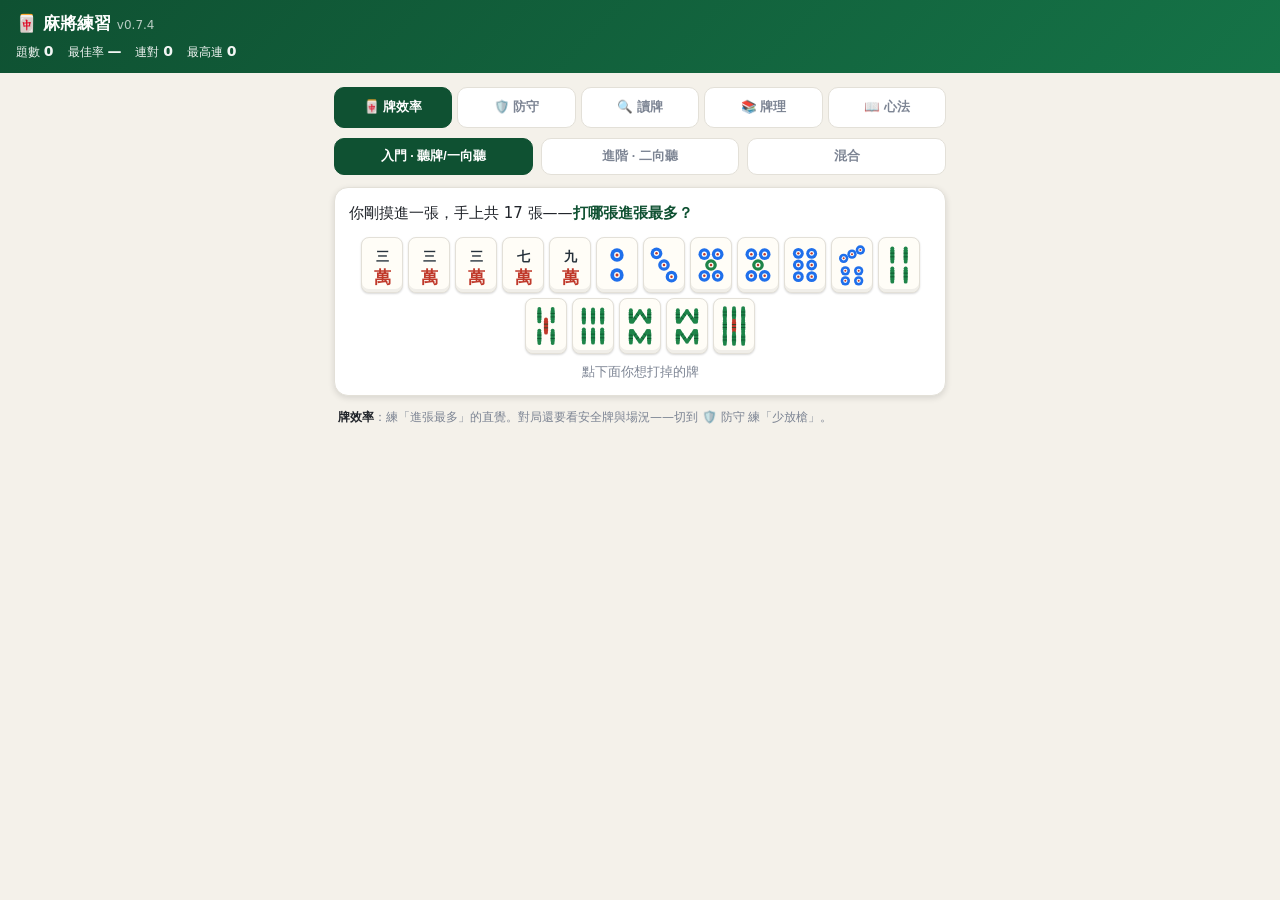
<file: index.html>
<!doctype html>
<html lang="zh-Hant">
<head>
  <meta charset="utf-8">
  <meta name="viewport" content="width=device-width, initial-scale=1, viewport-fit=cover">
  <title>麻將練習</title>
  <meta name="theme-color" content="#0f5132">
  <meta name="apple-mobile-web-app-capable" content="yes">
  <meta name="apple-mobile-web-app-status-bar-style" content="black-translucent">
  <meta name="apple-mobile-web-app-title" content="麻將練習">
  <link rel="manifest" href="manifest.json">
  <link rel="apple-touch-icon" href="icon-180.png">
  <link rel="icon" href="icon.svg" type="image/svg+xml">
  <link rel="stylesheet" href="style.css">
</head>
<body>
  <header class="topbar">
    <div class="brand">🀄 麻將練習 <span class="ver" id="ver"></span></div>
    <div class="stats" id="stats">
      <span>題數 <b id="st-total">0</b></span>
      <span>最佳率 <b id="st-acc">—</b></span>
      <span>連對 <b id="st-streak">0</b></span>
      <span>最高連 <b id="st-best">0</b></span>
    </div>
  </header>

  <main>
    <!-- 模式：牌效率 / 防守 / 牌理 / 心法 -->
    <div class="modebar" id="modebar">
      <button class="mode on" data-mode="eff">🀄 牌效率</button>
      <button class="mode" data-mode="def">🛡️ 防守</button>
      <button class="mode" data-mode="read">🔍 讀牌</button>
      <button class="mode" data-mode="lab">📚 牌理</button>
      <button class="mode" data-mode="tips">📖 心法</button>
    </div>

    <!-- 難度(三檔，牌效率/防守用；標籤依模式變) -->
    <div class="diffbar" id="diffbar">
      <button class="diff on" data-level="0"></button>
      <button class="diff" data-level="1"></button>
      <button class="diff" data-level="2"></button>
    </div>

    <!-- 子題型(牌理用；預設隱藏，切到牌理模式才顯示) -->
    <div class="subbar hide" id="subbar">
      <button class="sub on" data-sub="atk">⚔️ 攻守</button>
      <button class="sub" data-sub="iso">🎴 孤張</button>
      <button class="sub" data-sub="wait">🎯 選聽</button>
    </div>

    <!-- 子題型(讀牌用；預設隱藏，切到讀牌模式才顯示) -->
    <div class="subbar hide" id="readbar">
      <button class="rsub on" data-rsub="press">⬇️ 向下壓</button>
      <button class="rsub" data-rsub="gua">🎋 六掛</button>
      <button class="rsub" data-rsub="nobe">🔗 衍牌</button>
    </div>

    <!-- ============ 牌效率模式 ============ -->
    <section class="card mode-eff" id="eff-card">
      <div class="prompt">你剛摸進一張，手上共 17 張——<b>打哪張進張最多？</b></div>
      <div class="hand" id="hand"><!-- 牌由 JS 產生 --></div>
      <div class="hint" id="hint">點下面你想打掉的牌</div>
    </section>

    <section class="card result mode-eff" id="result" hidden>
      <div class="verdict" id="verdict"></div>
      <ul class="explain" id="explain"></ul>
      <div class="rank" id="rank"></div>
      <button class="next" id="next">下一題 ▶</button>
    </section>

    <!-- ============ 防守模式 ============ -->
    <section class="card mode-def hide" id="def-card">
      <div class="prompt">對手很可能<b>聽牌</b>了！你剛摸進一張——<b>打哪張最不會放槍？</b></div>
      <div class="oppo" id="oppo"><!-- 對手牌河 + 副露 --></div>
      <div class="hand" id="def-hand"></div>
      <div class="hint" id="def-hint">點你想打（覺得最安全）的牌</div>
    </section>

    <section class="card result mode-def" id="def-result" hidden>
      <div class="verdict" id="def-verdict"></div>
      <ul class="explain" id="def-explain"></ul>
      <div class="rank" id="def-rank"></div>
      <button class="next" id="def-next">下一題 ▶</button>
    </section>

    <!-- ============ 牌理：① 該攻該守(判斷題) ============ -->
    <section class="card mode-lab sub-atk hide" id="atk-card">
      <div class="prompt">看這手 16 張的牌——<b>該攻，還是該守？</b></div>
      <div class="hand" id="atk-hand"></div>
      <div class="choicebar">
        <button class="choice atk" data-ans="atk">⚔️ 該攻</button>
        <button class="choice def" data-ans="def">🛡️ 該守</button>
      </div>
      <div class="hint" id="atk-hint">看「幾進聽」決定：好牌全力追聽、爛牌提早轉守</div>
    </section>

    <section class="card result mode-lab sub-atk hide" id="atk-result" hidden>
      <div class="verdict" id="atk-verdict"></div>
      <ul class="explain" id="atk-explain"></ul>
      <button class="next" id="atk-next">下一題 ▶</button>
    </section>

    <!-- ============ 牌理：② 孤張 / ③ 選聽(點牌題，共用一組卡) ============ -->
    <section class="card mode-lab sub-pick hide" id="pick-card">
      <div class="prompt" id="pick-prompt"></div>
      <div class="hand" id="pick-hand"></div>
      <div class="hint" id="pick-hint">點下面你想打掉的牌</div>
    </section>

    <section class="card result mode-lab sub-pick hide" id="pick-result" hidden>
      <div class="verdict" id="pick-verdict"></div>
      <ul class="explain" id="pick-explain"></ul>
      <div class="rank" id="pick-rank"></div>
      <button class="next" id="pick-next">下一題 ▶</button>
    </section>

    <!-- ============ 讀牌 ① 向下壓(門選判斷題) ============ -->
    <section class="card mode-read rsub-press hide" id="press-card">
      <div class="prompt">看對手的<b>捨牌河</b>——哪一段（半條或整條）<b>最安全</b>（他不太可能聽這半）？</div>
      <div class="oppo" id="press-oppo"><!-- 對手捨牌河 --></div>
      <div class="choicebar presshalf" id="press-choices">
        <button class="choice suit-m" data-suit="0" data-half="low">🌾 萬 1-4</button>
        <button class="choice suit-p" data-suit="1" data-half="low">⭕ 筒 1-4</button>
        <button class="choice suit-s" data-suit="2" data-half="low">🎋 索 1-4</button>
        <button class="choice suit-m" data-suit="0" data-half="high">🌾 萬 6-9</button>
        <button class="choice suit-p" data-suit="1" data-half="high">⭕ 筒 6-9</button>
        <button class="choice suit-s" data-suit="2" data-half="high">🎋 索 6-9</button>
      </div>
      <div class="hint">丟低段(2/3)→小掛半條(1-4)安全、丟高段(7/8)→大掛半條(6-9)安全、兩頭都丟→整條安全</div>
    </section>

    <section class="card result mode-read rsub-press hide" id="press-result" hidden>
      <div class="verdict" id="press-verdict"></div>
      <ul class="explain" id="press-explain"></ul>
      <div class="rank" id="press-rank"></div>
      <button class="next" id="press-next">下一題 ▶</button>
    </section>

    <!-- ============ 讀牌 ② 六掛 / ③ 衍牌(點候選牌選最危險，共用一組卡) ============ -->
    <section class="card mode-read rsub-pick hide" id="read-card">
      <div class="prompt" id="read-prompt"></div>
      <div class="oppo" id="read-oppo"><!-- 對手捨牌河 / 拆搭打出的牌 --></div>
      <div class="hand" id="read-cands"></div>
      <div class="hint" id="read-hint">點你覺得<b>最危險</b>的那一張</div>
    </section>

    <section class="card result mode-read rsub-pick hide" id="read-result" hidden>
      <div class="verdict" id="read-verdict"></div>
      <ul class="explain" id="read-explain"></ul>
      <div class="rank" id="read-rank"></div>
      <button class="next" id="read-next">下一題 ▶</button>
    </section>

    <!-- ============ 心法(純教學卡，手風琴摺疊；內容由 tips.js + JS 生成) ============ -->
    <section class="mode-tips hide" id="tips-card">
      <div class="tips-list" id="tips-list"><!-- 摺疊卡由 renderTips() 產生 --></div>
    </section>

    <p class="note" id="note"></p>
  </main>

  <script src="engine.js"></script>
  <script src="defense.js"></script>
  <script src="readdiscard.js"></script>
  <script src="explain.js"></script>
  <script src="tips.js"></script>
  <script src="tiles.js"></script>
  <script src="app.js"></script>
</body>
</html>
</file>
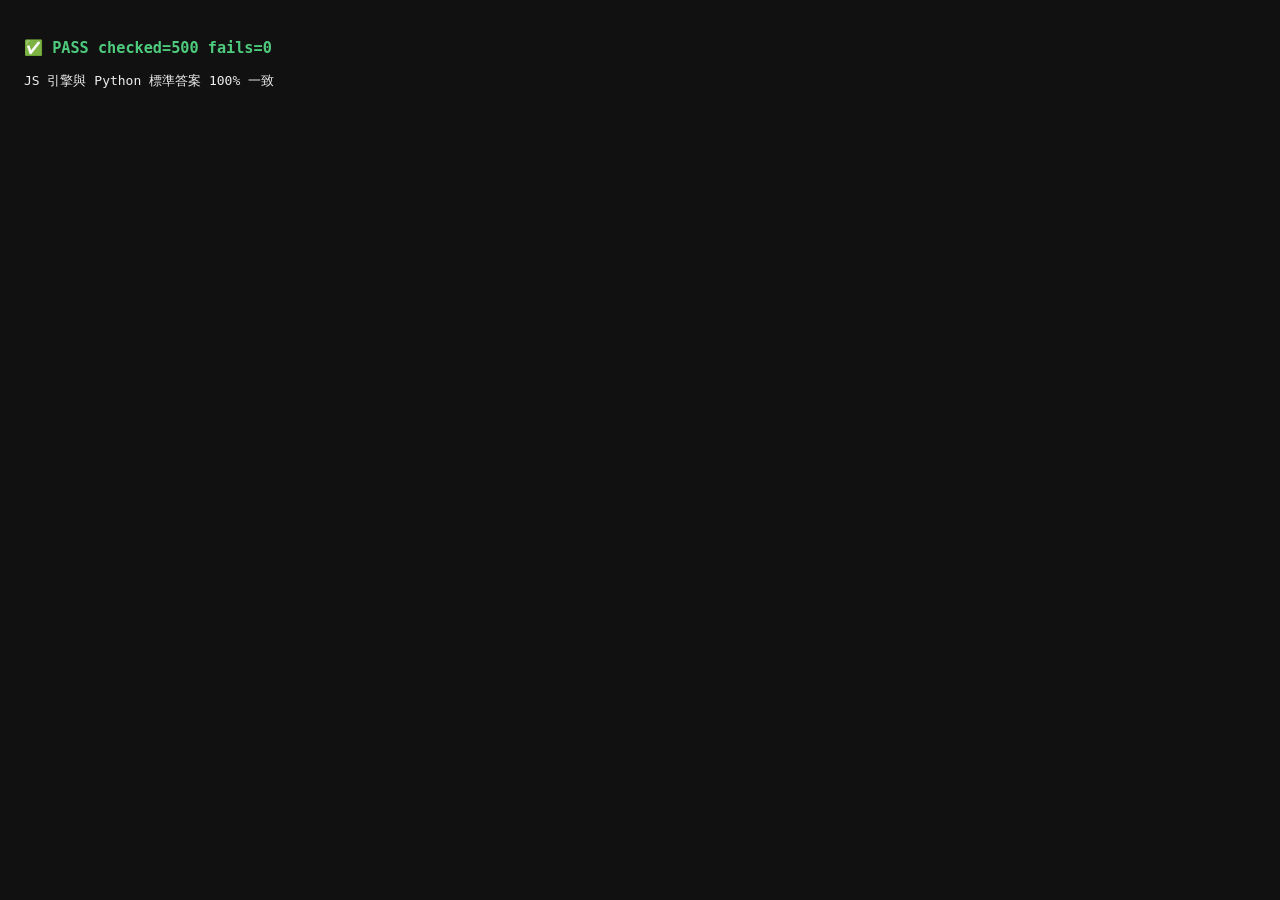
<file: selftest.html>
<!doctype html>
<html lang="zh-Hant"><head><meta charset="utf-8"><title>engine self-test</title>
<style>body{font-family:monospace;padding:16px;background:#111;color:#eee}
.pass{color:#4ecb7d}.fail{color:#ff6b5e}pre{white-space:pre-wrap}</style></head>
<body>
<h3 id="head">running…</h3>
<pre id="out"></pre>
<script src="engine.js"></script>
<script>
// 載入 Python 產出的 500 組標準答案，逐題比對 JS 引擎
(async function () {
  const out = document.getElementById('out');
  const head = document.getElementById('head');
  try {
    const vectors = await (await fetch('testvectors.json?' + Date.now())).json();
    let fails = 0, checked = 0; const samples = [];
    for (const v of vectors) {
      const uk = MJ.ukeire(v.counts);
      const okS = uk.shanten === v.shanten;
      const okT = uk.total === v.ukeire_total;
      const okTiles = JSON.stringify(uk.tiles) === JSON.stringify(v.ukeire_tiles);
      checked++;
      if (!(okS && okT && okTiles)) {
        fails++;
        if (samples.length < 6)
          samples.push({ counts: v.counts, expect: { s: v.shanten, t: v.ukeire_total, tiles: v.ukeire_tiles }, got: { s: uk.shanten, t: uk.total, tiles: uk.tiles } });
      }
    }
    window.__selftest = { checked, fails, samples };
    head.textContent = (fails === 0 ? '✅ PASS' : '❌ FAIL') + `  checked=${checked}  fails=${fails}`;
    head.className = fails === 0 ? 'pass' : 'fail';
    out.textContent = fails ? JSON.stringify(samples, null, 2) : 'JS 引擎與 Python 標準答案 100% 一致';
  } catch (e) {
    window.__selftest = { error: String(e) };
    head.textContent = 'ERROR ' + e; head.className = 'fail';
  }
})();
</script>
</body></html>
</file>
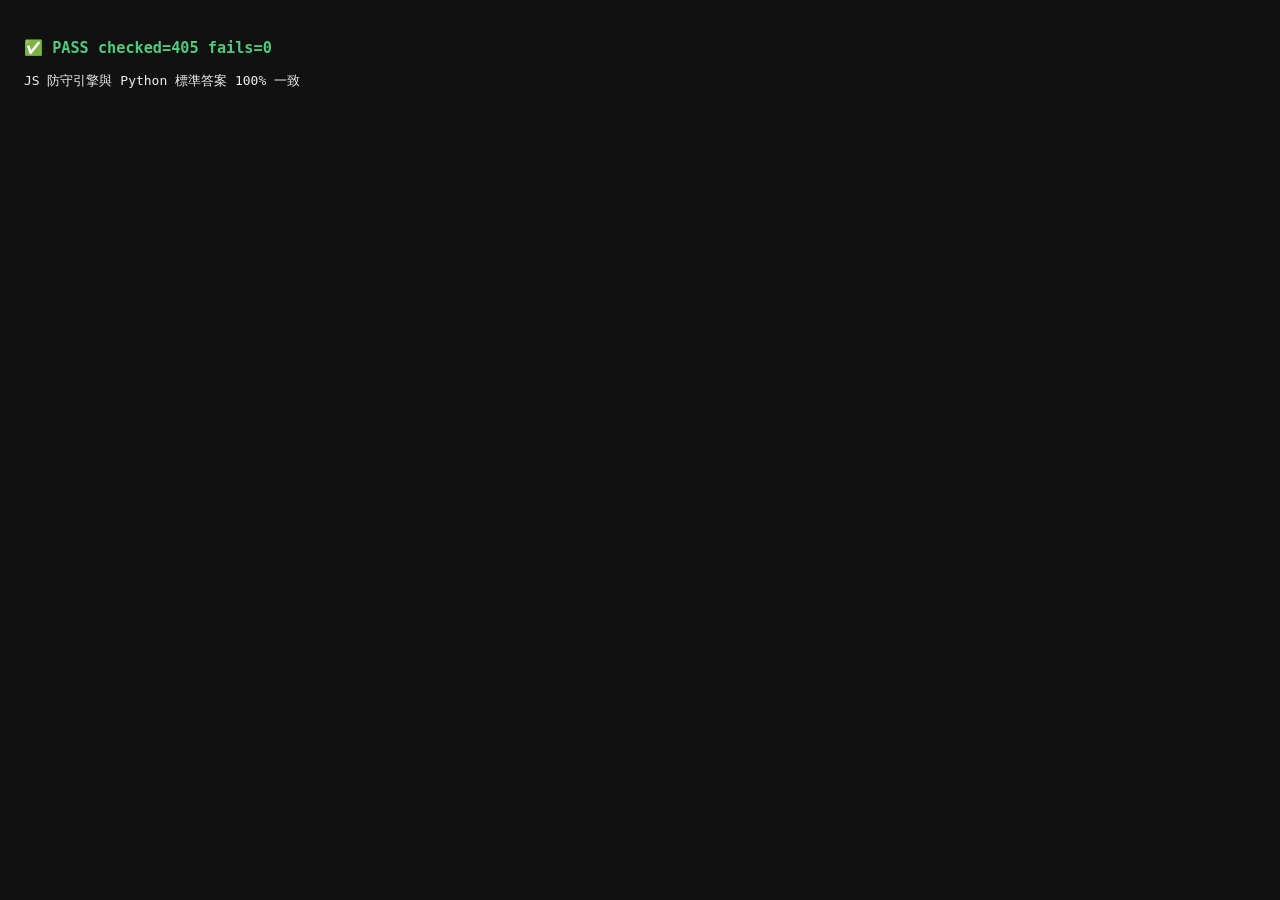
<file: selftest_defense.html>
<!doctype html>
<html lang="zh-Hant"><head><meta charset="utf-8"><title>defense self-test</title>
<style>body{font-family:monospace;padding:16px;background:#111;color:#eee}
.pass{color:#4ecb7d}.fail{color:#ff6b5e}pre{white-space:pre-wrap}</style></head>
<body>
<h3 id="head">running…</h3>
<pre id="out"></pre>
<script src="defense.js"></script>
<script>
// 載入 Python 產出的防守標準答案，逐題比對 JS 版 defense.js
(async function () {
  const out = document.getElementById('out');
  const head = document.getElementById('head');
  try {
    const vectors = await (await fetch('testvectors_defense.json?' + Date.now())).json();
    let fails = 0, checked = 0; const samples = [];
    for (const v of vectors) {
      const got = MJDefense.rankDiscards(v.hand, v.river, v.melds && v.melds.length ? v.melds : null);
      checked++;
      const a = JSON.stringify(got), b = JSON.stringify(v.expected);
      if (a !== b) {
        fails++;
        if (samples.length < 6) samples.push({ hand: v.hand, river: v.river, melds: v.melds, got: got, expect: v.expected });
      }
    }
    window.__selftest_def = { checked, fails, samples };
    head.textContent = (fails === 0 ? '✅ PASS' : '❌ FAIL') + `  checked=${checked}  fails=${fails}`;
    head.className = fails === 0 ? 'pass' : 'fail';
    out.textContent = fails ? JSON.stringify(samples, null, 2) : 'JS 防守引擎與 Python 標準答案 100% 一致';
  } catch (e) {
    window.__selftest_def = { error: String(e) };
    head.textContent = 'ERROR ' + e; head.className = 'fail';
  }
})();
</script>
</body></html>
</file>
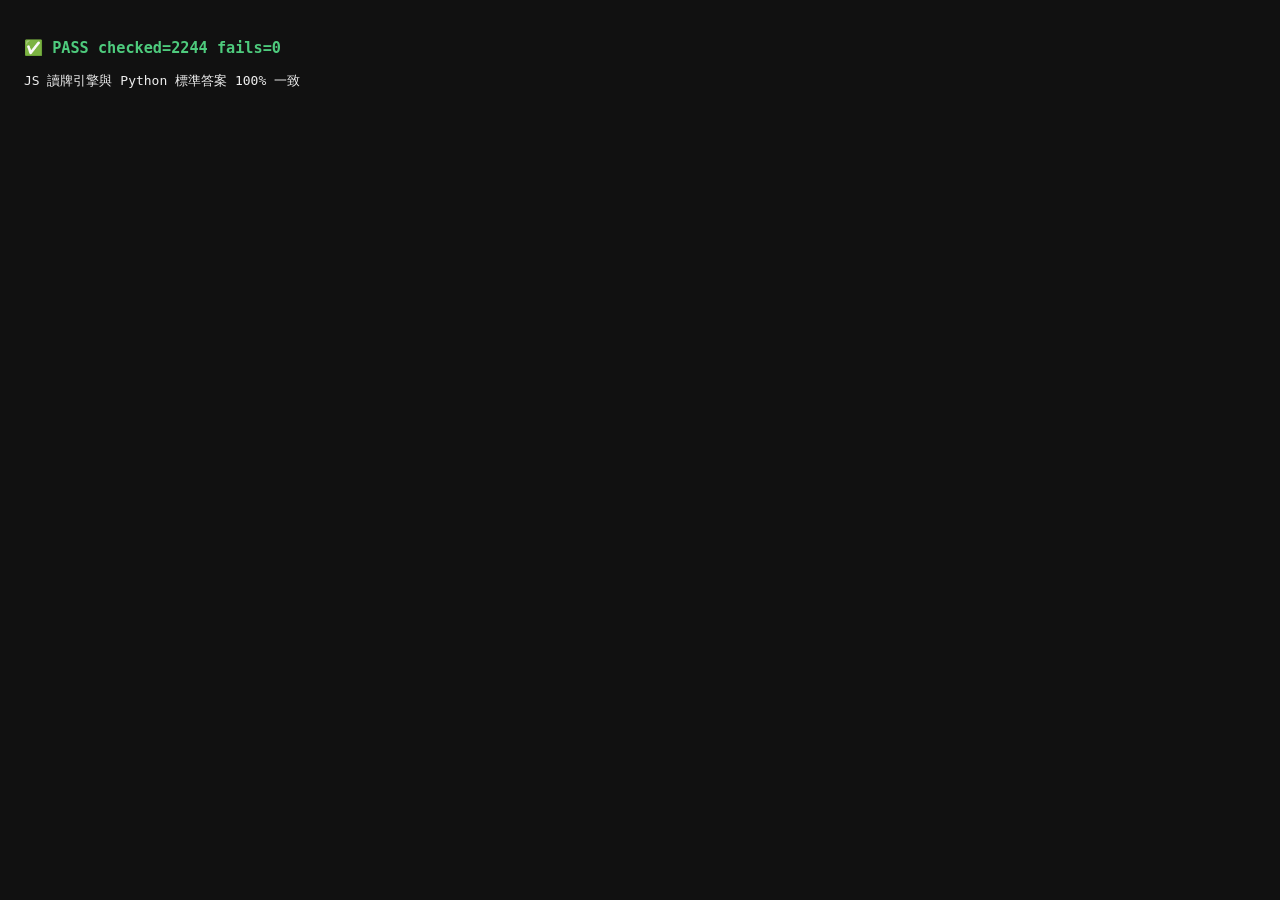
<file: selftest_read.html>
<!doctype html>
<html lang="zh-Hant"><head><meta charset="utf-8"><title>readdiscard self-test</title>
<style>body{font-family:monospace;padding:16px;background:#111;color:#eee}
.pass{color:#4ecb7d}.fail{color:#ff6b5e}pre{white-space:pre-wrap}</style></head>
<body>
<h3 id="head">running…</h3>
<pre id="out"></pre>
<script src="readdiscard.js"></script>
<script>
// 載入 Python 產出的讀牌標準答案，逐題比對 JS 版 readdiscard.js
(async function () {
  const out = document.getElementById('out');
  const head = document.getElementById('head');
  try {
    const vectors = await (await fetch('testvectors_read.json?' + Date.now())).json();
    let fails = 0, checked = 0; const samples = [];
    for (const v of vectors) {
      let got;
      if (v.func === 'press') got = MJRead.pressAnalyze(v.river);
      else if (v.func === 'gua') got = MJRead.guaAnalyze(v.river);
      else got = MJRead.nobeAnalyze(v.N, v.river);
      checked++;
      const a = JSON.stringify(got), b = JSON.stringify(v.expected);
      if (a !== b) {
        fails++;
        if (samples.length < 8) samples.push({ func: v.func, N: v.N, river: v.river, got: got, expect: v.expected });
      }
    }
    window.__selftest_read = { checked, fails, samples };
    head.textContent = (fails === 0 ? '✅ PASS' : '❌ FAIL') + `  checked=${checked}  fails=${fails}`;
    head.className = fails === 0 ? 'pass' : 'fail';
    out.textContent = fails ? JSON.stringify(samples, null, 2) : 'JS 讀牌引擎與 Python 標準答案 100% 一致';
  } catch (e) {
    window.__selftest_read = { error: String(e) };
    head.textContent = 'ERROR ' + e; head.className = 'fail';
  }
})();
</script>
</body></html>
</file>
<file: style.css>
/* 麻將牌效率練習 — 樣式 (手機優先，支援深色模式) */
:root{
  --bg:#f4f1ea; --card:#ffffff; --ink:#20242a; --muted:#7c8493;
  --line:#e3e0d8; --felt:#0f5132; --felt2:#157347;
  --man:#c0392b; --pin:#1f6feb; --sou:#1e8449; --hon:#6c3483;
  --good:#1e8449; --mid:#c98a00; --bad:#c0392b;
  --shadow:0 2px 6px rgba(0,0,0,.12);
}
@media (prefers-color-scheme: dark){
  :root{
    --bg:#14181d; --card:#1e242b; --ink:#e8ebef; --muted:#9aa4b2;
    --line:#2c343d; --man:#ff6b5e; --pin:#5aa2ff; --sou:#4ecb7d; --hon:#c99be6;
    --good:#4ecb7d; --mid:#e6b93a; --bad:#ff6b5e; --shadow:0 2px 8px rgba(0,0,0,.4);
  }
}
*{box-sizing:border-box}
html,body{margin:0}
body{
  font-family:-apple-system,"PingFang TC","Microsoft JhengHei",system-ui,sans-serif;
  background:var(--bg); color:var(--ink);
  -webkit-tap-highlight-color:transparent;
  padding-bottom:env(safe-area-inset-bottom);
}
.topbar{
  background:linear-gradient(135deg,var(--felt),var(--felt2)); color:#fff;
  padding:calc(env(safe-area-inset-top) + 12px) 16px 12px;
}
.brand{font-weight:700; font-size:17px}
.ver{font-weight:400; font-size:12px; opacity:.7}
.stats{display:flex; gap:14px; margin-top:8px; font-size:12px; opacity:.95; flex-wrap:wrap}
.stats b{font-size:14px}
main{max-width:640px; margin:0 auto; padding:14px}

.diffbar{display:flex; gap:8px; margin-bottom:12px}
.diff{
  flex:1; padding:9px 4px; border:1px solid var(--line); border-radius:10px;
  background:var(--card); color:var(--muted); font-size:12.5px; font-weight:600; cursor:pointer;
}
.diff.on{background:var(--felt); color:#fff; border-color:var(--felt)}

.card{
  background:var(--card); border:1px solid var(--line); border-radius:14px;
  padding:14px; margin-bottom:12px; box-shadow:var(--shadow);
}
.prompt{font-size:15px; margin-bottom:12px; line-height:1.5}
.prompt b{color:var(--felt)}
@media (prefers-color-scheme: dark){ .prompt b{color:var(--sou)} }
.hint{margin-top:10px; font-size:12.5px; color:var(--muted); text-align:center}

/* 手牌排列 */
.hand{display:flex; flex-wrap:wrap; gap:5px; justify-content:center}
.tile{
  width:42px; height:56px; border-radius:8px; border:1px solid var(--line);
  background:#fffdf7; color:var(--ink); position:relative; cursor:pointer;
  display:flex; flex-direction:column; align-items:center; justify-content:center;
  box-shadow:inset 0 -3px 0 rgba(0,0,0,.06),0 1px 2px rgba(0,0,0,.15);
  transition:transform .08s, box-shadow .08s; user-select:none;
}
.tile:active{transform:translateY(1px)}
/* 牌面圖(tiles.js 的自繪 SVG)：透明疊在白牌上，只顯示花紋/文字。
   pointer-events:none → 點擊穿透到外層 div，作答判定照舊。 */
.tile .face{position:absolute; inset:0; width:100%; height:100%; pointer-events:none}
@media (prefers-color-scheme: dark){ .tile{background:#f3efe6} }

/* 作答後的標記 */
.tile.picked{outline:3px solid var(--bad); outline-offset:1px}
.tile.best{outline:3px solid var(--good); outline-offset:1px}
.tile.pickbest{outline:3px solid var(--good); outline-offset:1px}
.tile.locked{cursor:default}
.tile.dim{opacity:.5}

/* 結果 */
.verdict{font-size:16px; font-weight:800; margin-bottom:10px; display:flex; align-items:center; gap:8px}
.verdict.good{color:var(--good)} .verdict.mid{color:var(--mid)} .verdict.bad{color:var(--bad)}
.rank{font-size:13px}
.rank table{width:100%; border-collapse:collapse}
.rank th,.rank td{padding:6px 6px; text-align:left; border-bottom:1px solid var(--line)}
.rank th{color:var(--muted); font-weight:600; font-size:11.5px}
.rank tr.opt{background:rgba(30,132,73,.10)}
.rank tr.you{outline:2px solid var(--bad); outline-offset:-2px}
.rank .tag{font-size:11px; padding:1px 6px; border-radius:6px; color:#fff}
.rank .tag.opt{background:var(--good)} .rank .tag.you{background:var(--bad)}
.rank .sh{font-weight:700}
.rank .uk-tiles{color:var(--muted); font-size:11.5px}

.next{
  width:100%; margin-top:14px; padding:13px; border:none; border-radius:12px;
  background:var(--felt); color:#fff; font-size:15px; font-weight:700; cursor:pointer;
}
.next:active{background:var(--felt2)}
.note{font-size:12px; color:var(--muted); line-height:1.6; margin:6px 4px 30px}
.note b{color:var(--ink)}

/* ===== 模式分頁(5 顆：手機一排會擠→縮字級/gap/min-width+不換行；螢幕極窄才自動折兩排) ===== */
.modebar{display:flex; gap:5px; margin-bottom:10px; flex-wrap:wrap}
.mode{
  flex:1 1 0; min-width:56px; padding:11px 2px; border:1px solid var(--line); border-radius:10px;
  background:var(--card); color:var(--muted); font-size:12.5px; font-weight:700; cursor:pointer;
  white-space:nowrap; text-align:center;
}
.mode.on{background:var(--felt); color:#fff; border-color:var(--felt)}
.hide{display:none !important}

/* ===== 防守：對手牌河 + 副露 ===== */
.oppo{margin-bottom:12px}
.oppo-row{margin-bottom:8px}
.oppo-label{display:block; font-size:11.5px; color:var(--muted); margin-bottom:4px}
.oppo-tiles{display:flex; flex-wrap:wrap; gap:3px; align-items:center}
.tile.sm{width:30px; height:40px; border-radius:6px}
.meld{display:flex; gap:2px; padding:3px; margin-right:6px; border:1px dashed var(--felt2); border-radius:7px}
@media (prefers-color-scheme: dark){ .meld{border-color:var(--sou)} }

/* ===== 白話解釋 ===== */
.explain{margin:0 0 10px; padding-left:18px; font-size:13px; line-height:1.6}
.explain li{margin-bottom:4px}
.explain li:first-child{font-weight:700}

/* ===== 防守：風險徽章 ===== */
.risk{
  display:inline-block; min-width:32px; text-align:center; padding:1px 6px;
  border-radius:6px; font-weight:700; font-size:12px; color:#fff;
}
.risk.r0{background:var(--good)}
.risk.r1{background:#3d7ea6}
.risk.r2{background:var(--mid)}
.risk.r3{background:var(--bad)}
.tag.warn{background:var(--mid)}

/* ===== 牌理/讀牌：子題型 bar(仿難度 bar，攻守/孤張/選聽、向下壓/六掛/衍牌切換) ===== */
.subbar{display:flex; gap:8px; margin-bottom:12px}
.sub, .rsub{
  flex:1; padding:9px 4px; border:1px solid var(--line); border-radius:10px;
  background:var(--card); color:var(--muted); font-size:13px; font-weight:600; cursor:pointer;
}
.sub.on, .rsub.on{background:var(--felt); color:#fff; border-color:var(--felt)}

/* ===== 牌理：該攻該守 判斷按鈕 ===== */
.choicebar{display:flex; gap:12px; margin-top:14px}
.choice{
  flex:1; padding:16px 4px; border:2px solid var(--line); border-radius:12px;
  background:var(--card); font-size:17px; font-weight:800; cursor:pointer;
  transition:transform .08s;
}
.choice:active{transform:translateY(1px)}
.choice.atk{color:var(--bad)}      /* 攻 = 火紅(進攻) */
.choice.def{color:var(--pin)}      /* 守 = 冷藍(防守) */
.choice.locked{cursor:default; opacity:.6}
.choice.correct{border-color:var(--good); background:rgba(30,132,73,.14); opacity:1}  /* 正解框綠 */
.choice.wrong{border-color:var(--bad); background:rgba(192,57,43,.12); opacity:1}      /* 答錯框紅 */
/* 讀牌·向下壓：半掛選鈕依花色上色 */
.choice.suit-m{color:var(--man)} .choice.suit-p{color:var(--pin)} .choice.suit-s{color:var(--sou)}
/* 半掛 6 宮格：3 欄 2 排(上排=低段小掛 1-4、下排=高段大掛 6-9)，視覺對應向下壓的上下段 */
.choicebar.presshalf{display:grid; grid-template-columns:repeat(3,1fr); gap:8px}
.presshalf .choice{padding:14px 4px; font-size:16px}

/* ===== 讀牌·六掛：捨牌河小牌下方標「第幾巡」 ===== */
.turn-wrap{display:flex; flex-direction:column; align-items:center; gap:1px}
.turn-no{font-size:9px; color:var(--muted); line-height:1; margin-top:1px}

/* ===== 心法：手風琴摺疊卡 ===== */
.tips-list{display:flex; flex-direction:column; gap:10px}
.tips-item{
  background:var(--card); border:1px solid var(--line); border-radius:14px;
  box-shadow:var(--shadow); overflow:hidden;
}
/* 標題列(點擊區)：emoji + 標題/副標 + 展開箭頭 */
.tips-head{
  width:100%; display:flex; align-items:center; gap:10px; padding:14px;
  background:none; border:none; cursor:pointer; text-align:left; color:var(--ink);
}
.tips-emoji{font-size:22px; line-height:1; flex-shrink:0}
.tips-tt{display:flex; flex-direction:column; gap:2px; flex:1; min-width:0}
.tips-title{font-size:15.5px; font-weight:800}
.tips-sub{font-size:12px; color:var(--muted); font-weight:500}
.tips-arrow{font-size:13px; color:var(--muted); transition:transform .2s; flex-shrink:0}
.tips-item.open .tips-arrow{transform:rotate(180deg)}          /* 展開時箭頭翻轉 */
.tips-item.open .tips-head{border-bottom:1px solid var(--line)}
.tips-body{display:none; padding:14px}                         /* 預設收合 */
.tips-item.open .tips-body{display:block}

/* ===== 心法：內文排版 ===== */
.tips-body .t-lead{font-size:13.5px; color:var(--muted); line-height:1.6; margin:0 0 12px}
.tips-body .t-h{font-size:14.5px; font-weight:800; color:var(--felt); margin:14px 0 6px}
.tips-body .t-h:first-child{margin-top:0}
@media (prefers-color-scheme: dark){ .tips-body .t-h{color:var(--sou)} }
.tips-body p{font-size:13.5px; line-height:1.65; margin:6px 0}
.tips-body .t-ul{margin:6px 0; padding-left:20px; font-size:13.5px; line-height:1.65}
.tips-body .t-ul li{margin-bottom:5px}
/* 「為什麼」白話塊：左邊綠框+淡底，把道理凸顯出來(用戶重理解) */
.tips-body .t-why{
  border-left:3px solid var(--felt); background:rgba(15,81,50,.06);
  padding:8px 10px; border-radius:0 8px 8px 0; margin:8px 0; font-size:13px; line-height:1.6;
}
/* 「正解」塊：反面教材用的綠框(跟為什麼區隔) */
.tips-body .t-fix{
  border-left:3px solid var(--good); background:rgba(30,132,73,.07);
  padding:7px 10px; border-radius:0 8px 8px 0; margin:6px 0 12px; font-size:13px; line-height:1.6;
}
@media (prefers-color-scheme: dark){
  .tips-body .t-why{border-left-color:var(--sou); background:rgba(78,203,125,.08)}
}
/* 口訣/金句：置中強調 */
.tips-body .t-quote{
  text-align:center; font-weight:800; color:var(--felt); font-size:14.5px; line-height:1.5;
  padding:10px; margin:10px 0; background:rgba(15,81,50,.06); border-radius:10px;
}
@media (prefers-color-scheme: dark){
  .tips-body .t-quote{color:var(--sou); background:rgba(78,203,125,.08)}
}
.tips-body .t-note{
  font-size:12.5px; color:var(--muted); line-height:1.6; margin:12px 0 0;
  padding-top:10px; border-top:1px dashed var(--line);
}
/* 內文表格 */
.tips-body .t-tbl{width:100%; border-collapse:collapse; margin:8px 0; font-size:12.5px}
.tips-body .t-tbl th,.tips-body .t-tbl td{
  padding:6px 8px; text-align:left; border-bottom:1px solid var(--line); line-height:1.5;
}
.tips-body .t-tbl th{color:var(--muted); font-weight:600; font-size:11.5px}
.tips-body .t-tbl tr:last-child td{border-bottom:none}
</file>
